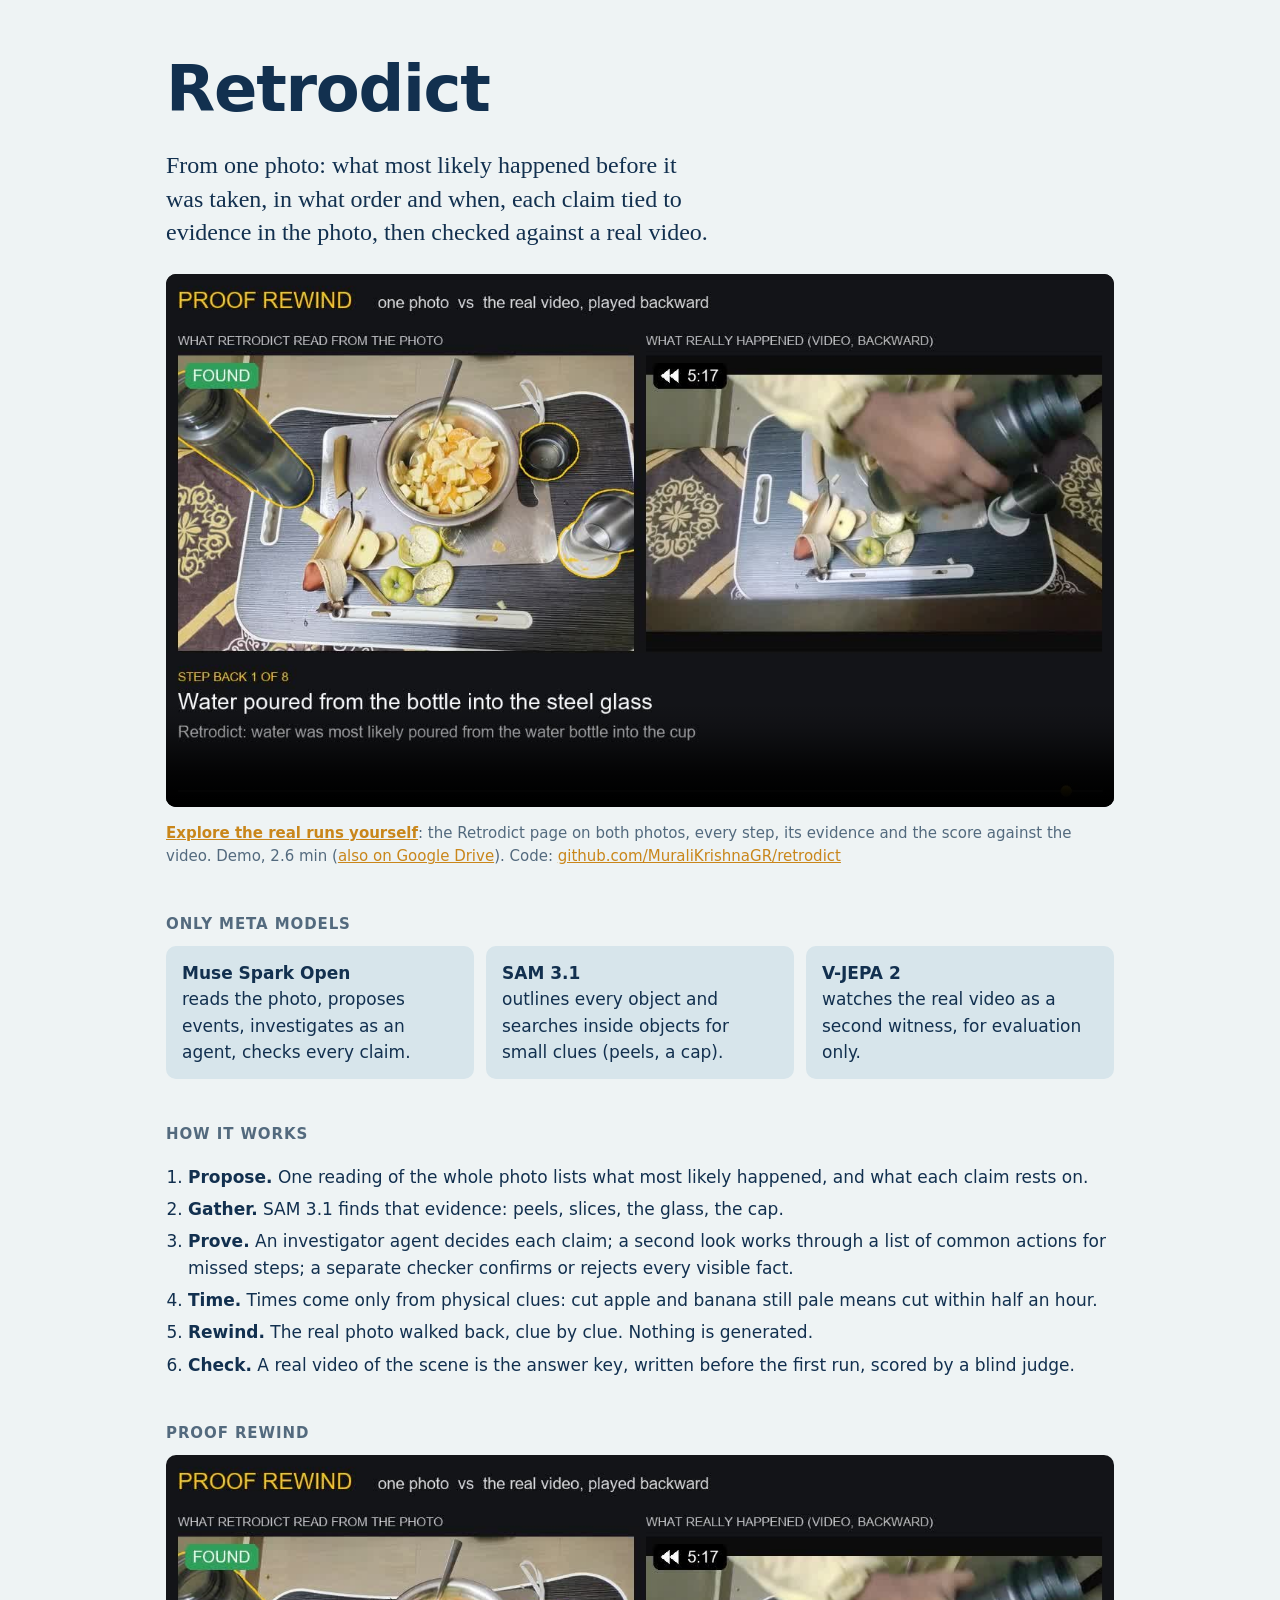
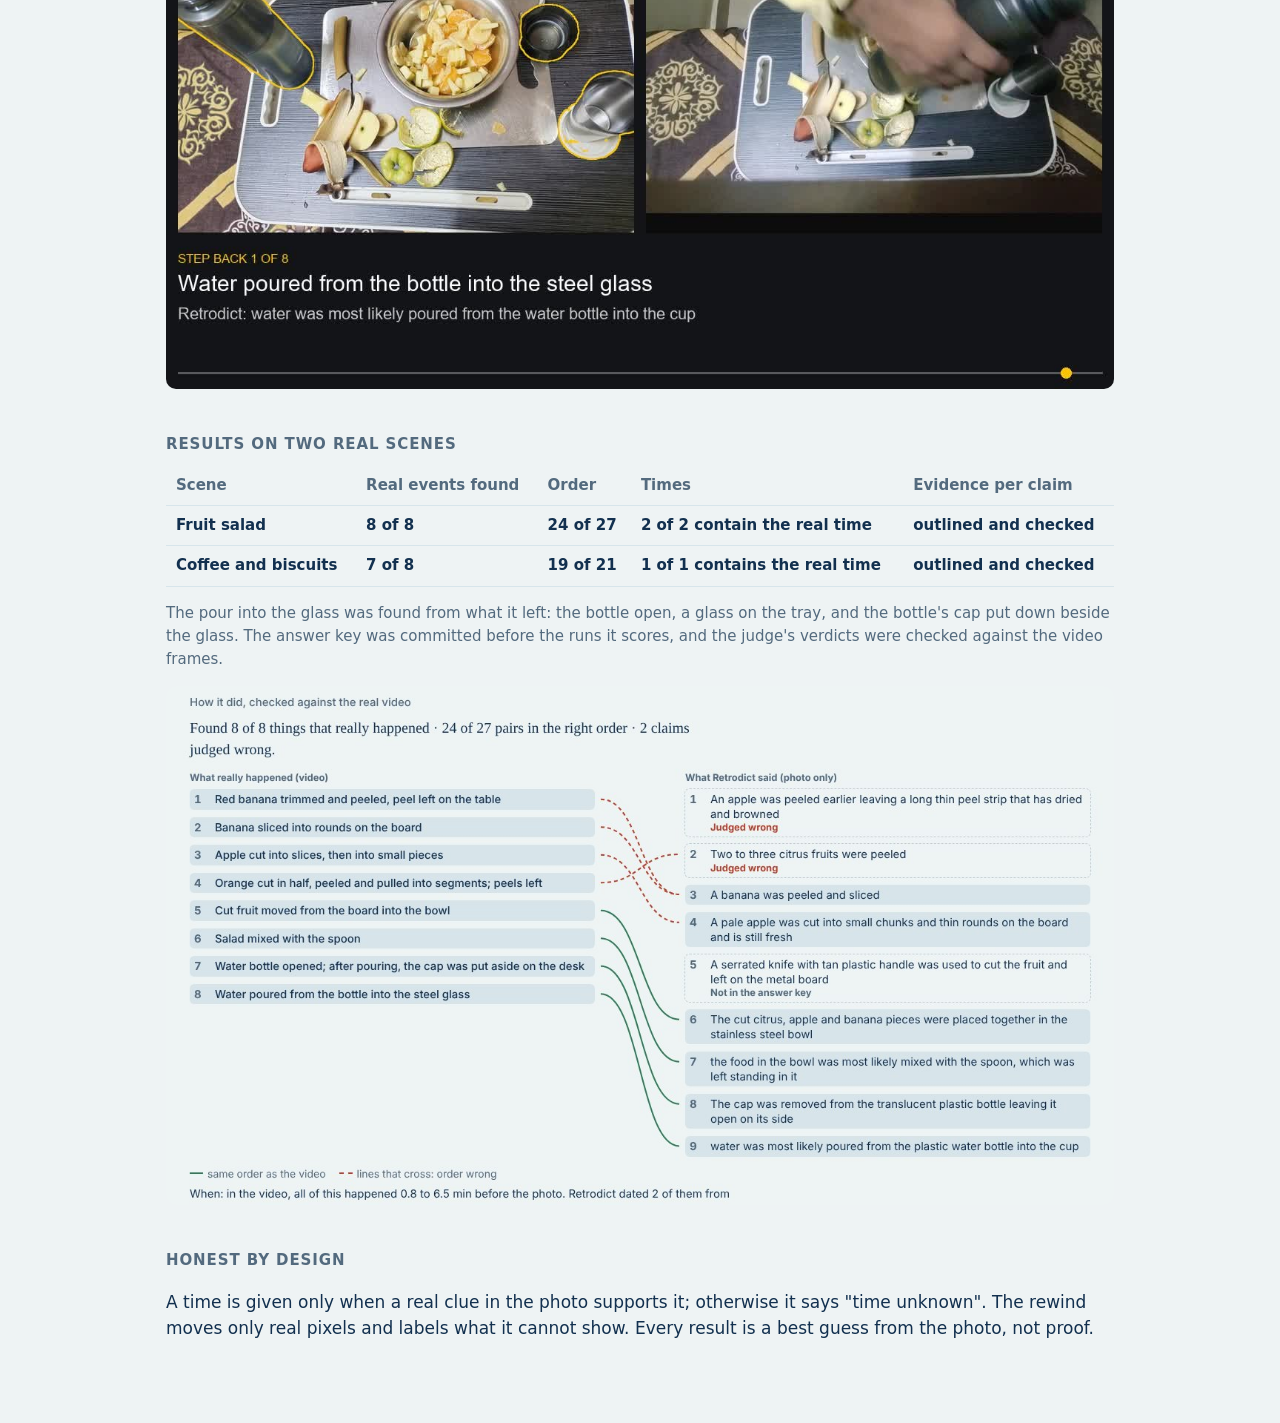
<file: docs/index.html>
<!doctype html>
<html lang="en">
<head>
<meta charset="utf-8">
<meta name="viewport" content="width=device-width, initial-scale=1">
<title>Retrodict</title>
<meta name="description" content="From one photo: what most likely happened before it was taken, proved against a real video.">
<style>
  :root { --paper: #eef3f4; --wash: #d7e5eb; --ink: #12304f; --muted: #536a7e; --accent: #c9861a; --ok: #2e7a57; --no: #b3412e; }
  @media (prefers-color-scheme: dark) {
    :root:not([data-theme="light"]) { --paper: #0e1b29; --wash: #17293b; --ink: #e2ecf1; --muted: #93a9ba; --accent: #e0a03a; --ok: #5fb28b; --no: #e27a66; }
  }
  * { box-sizing: border-box; }
  body { margin: 0; background: var(--paper); color: var(--ink); font: 400 17px/1.55 system-ui, -apple-system, "Segoe UI", sans-serif; }
  main { max-width: 980px; margin: 0 auto; padding: 40px 16px 64px; }
  h1 { font-size: clamp(40px, 7vw, 64px); margin: 0; letter-spacing: -0.02em; }
  .lede { font: 400 clamp(19px, 2.6vw, 24px)/1.4 Georgia, "Times New Roman", serif; max-width: 46ch; margin: 10px 0 24px; }
  video, img { width: 100%; border-radius: 10px; background: #000; display: block; }
  h2 { font-size: 15px; text-transform: uppercase; letter-spacing: .06em; color: var(--muted); margin: 44px 0 10px; }
  table { width: 100%; border-collapse: collapse; font-size: 15px; }
  th, td { text-align: left; padding: 8px 10px; border-bottom: 1px solid var(--wash); vertical-align: top; }
  th { color: var(--muted); font-weight: 600; }
  tr.us td { font-weight: 600; }
  .scroll { overflow-x: auto; }
  .models { display: grid; grid-template-columns: repeat(auto-fit, minmax(240px, 1fr)); gap: 12px; }
  .models div { background: var(--wash); border-radius: 10px; padding: 14px 16px; }
  .models b { display: block; }
  .note { color: var(--muted); font-size: 15px; }
  a { color: var(--accent); }
  ol { padding-left: 22px; } li { margin-bottom: 6px; }
</style>
</head>
<body>
<main>
  <h1>Retrodict</h1>
  <p class="lede">From one photo: what most likely happened before it was taken, in what order and when, each claim tied to evidence in the photo, then checked against a real video.</p>
  <video src="retrodict_demo.mp4" controls playsinline preload="metadata" poster="media/proof_rewind.jpg"></video>
  <p class="note"><b><a href="live/">Explore the real runs yourself</a></b>: the Retrodict page on both photos, every step, its evidence and the score against the video. Demo, 2.6 min (<a href="https://drive.google.com/file/d/1ZWeBMD9DjBfpTFAiSsDgVgOrVILTc-Ac/view?usp=sharing">also on Google Drive</a>). Code: <a href="https://github.com/MuraliKrishnaGR/retrodict">github.com/MuraliKrishnaGR/retrodict</a></p>

  <h2>Only Meta models</h2>
  <div class="models">
    <div><b>Muse Spark Open</b>reads the photo, proposes events, investigates as an agent, checks every claim.</div>
    <div><b>SAM 3.1</b>outlines every object and searches inside objects for small clues (peels, a cap).</div>
    <div><b>V-JEPA 2</b>watches the real video as a second witness, for evaluation only.</div>
  </div>

  <h2>How it works</h2>
  <ol>
    <li><b>Propose.</b> One reading of the whole photo lists what most likely happened, and what each claim rests on.</li>
    <li><b>Gather.</b> SAM 3.1 finds that evidence: peels, slices, the glass, the cap.</li>
    <li><b>Prove.</b> An investigator agent decides each claim; a second look works through a list of common actions for missed steps; a separate checker confirms or rejects every visible fact.</li>
    <li><b>Time.</b> Times come only from physical clues: cut apple and banana still pale means cut within half an hour.</li>
    <li><b>Rewind.</b> The real photo walked back, clue by clue. Nothing is generated.</li>
    <li><b>Check.</b> A real video of the scene is the answer key, written before the first run, scored by a blind judge.</li>
  </ol>

  <h2>Proof rewind</h2>
  <img src="media/proof_rewind.jpg" alt="Left: the photo with the glass, the cap and the bottle Retrodict cited for the pour. Right: the real video of the water being poured, played backward.">

  <h2>Results on two real scenes</h2>
  <div class="scroll"><table>
    <tr><th>Scene</th><th>Real events found</th><th>Order</th><th>Times</th><th>Evidence per claim</th></tr>
    <tr class="us"><td>Fruit salad</td><td>8 of 8</td><td>24 of 27</td><td>2 of 2 contain the real time</td><td>outlined and checked</td></tr>
    <tr class="us"><td>Coffee and biscuits</td><td>7 of 8</td><td>19 of 21</td><td>1 of 1 contains the real time</td><td>outlined and checked</td></tr>
  </table></div>
  <p class="note">The pour into the glass was found from what it left: the bottle open, a glass on the tray, and the bottle's cap put down beside the glass. The answer key was committed before the runs it scores, and the judge's verdicts were checked against the video frames.</p>
  <img src="media/how_it_did.jpg" alt="The real order of events from the video on the left, Retrodict's order on the right, joined by lines.">

  <h2>Honest by design</h2>
  <p>A time is given only when a real clue in the photo supports it; otherwise it says "time unknown". The rewind moves only real pixels and labels what it cannot show. Every result is a best guess from the photo, not proof.</p>
</main>
</body>
</html>
</file>
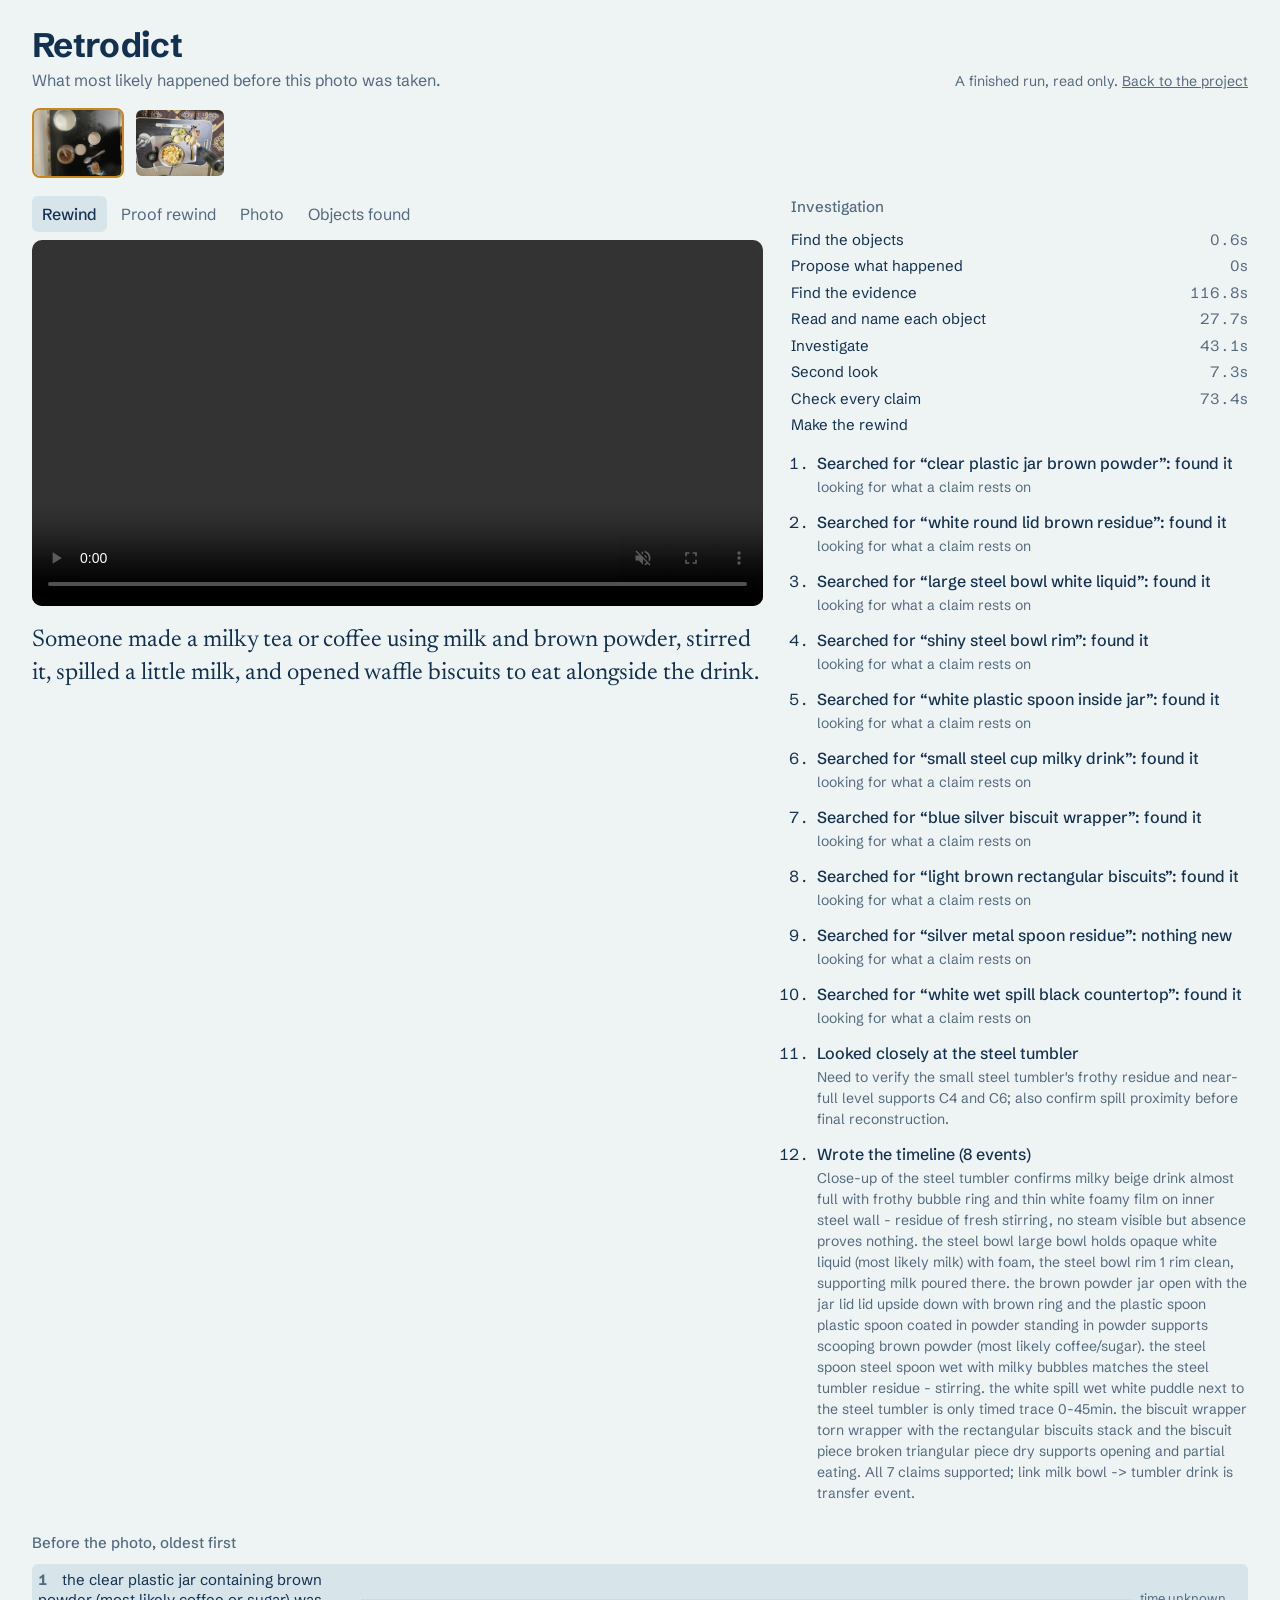
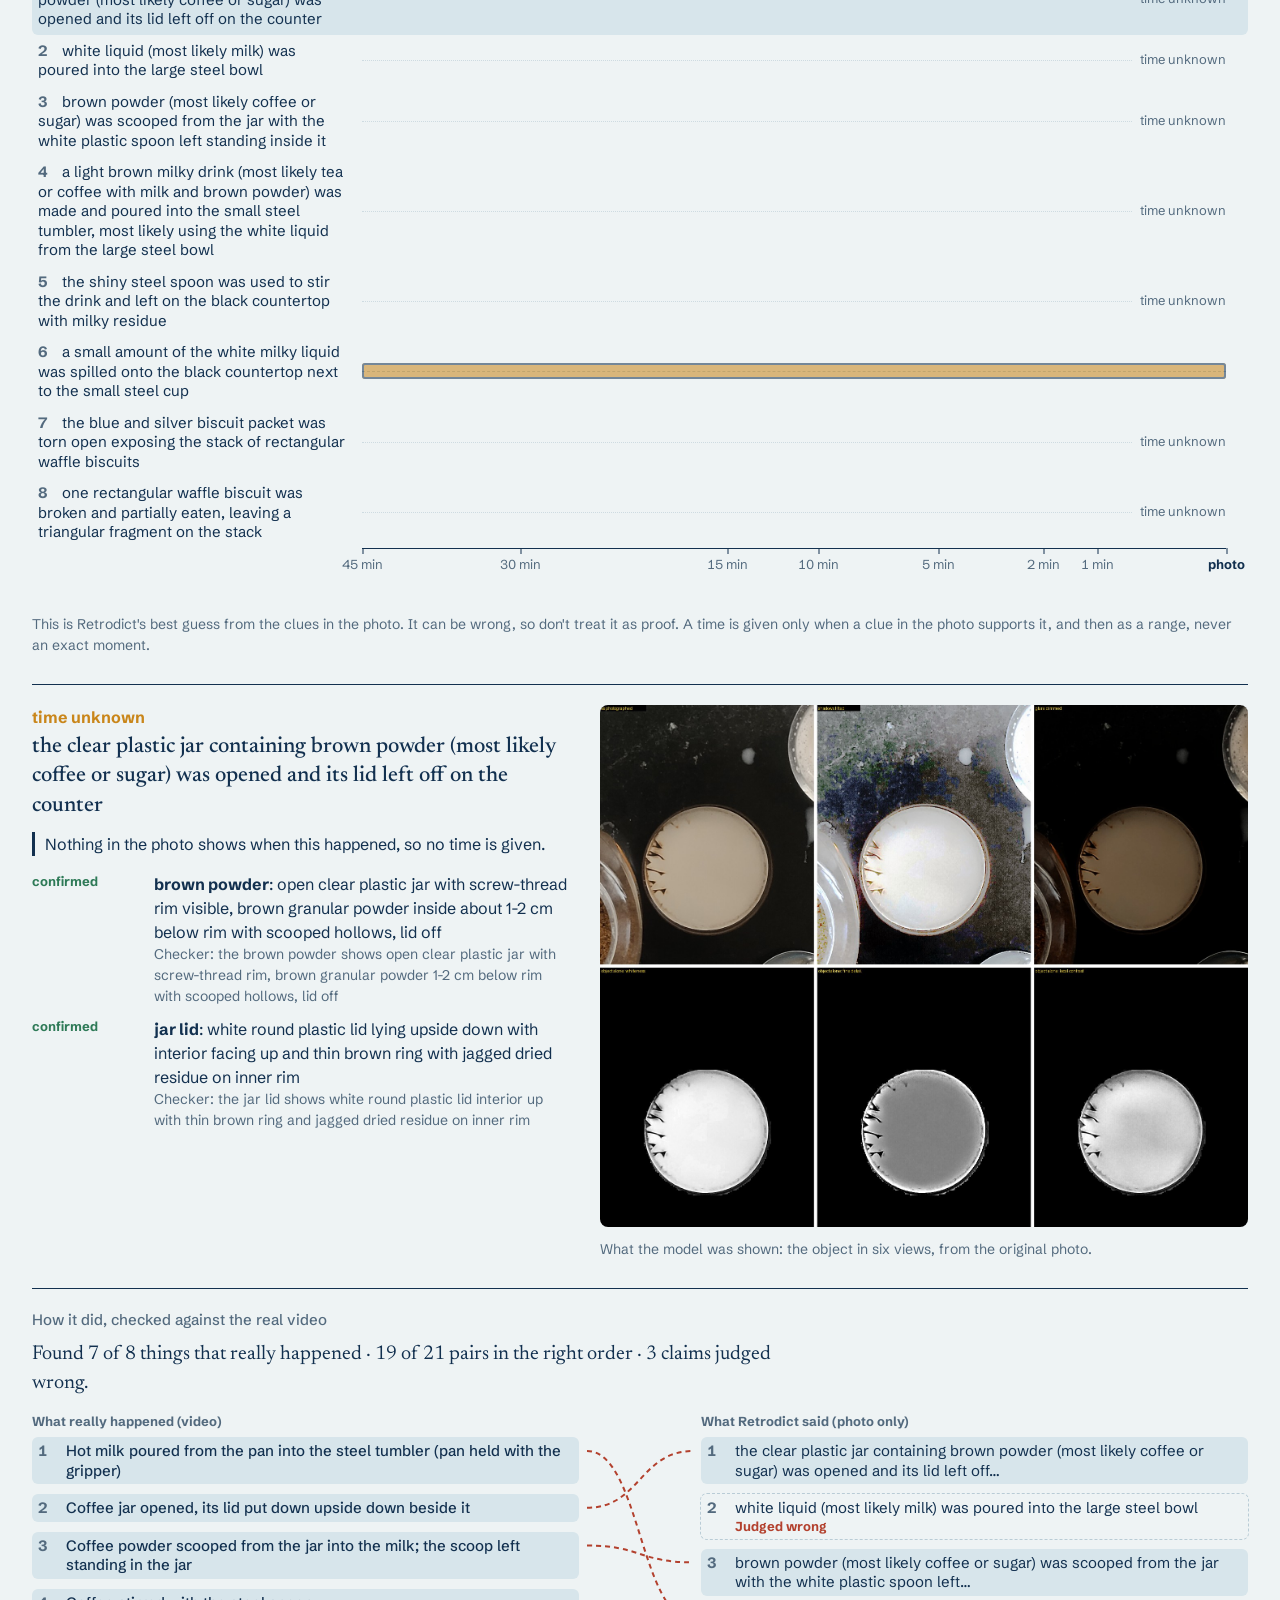
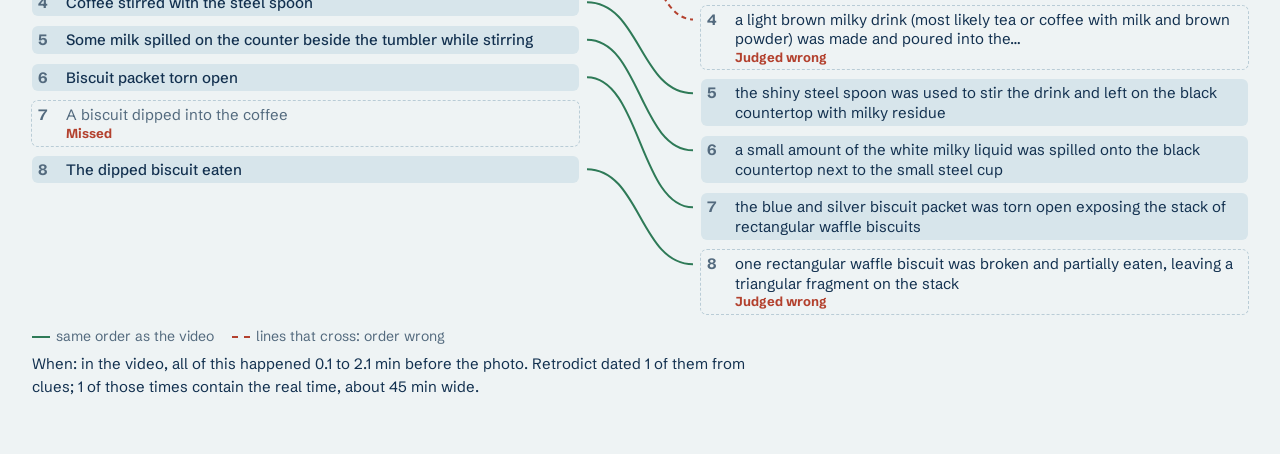
<file: docs/live/index.html>
<!doctype html>
<html data-static="1" lang="en">
<head>
<meta charset="utf-8">
<meta name="viewport" content="width=device-width, initial-scale=1">
<title>Retrodict</title>
<meta name="description" content="From one photo, what most likely happened before it was taken.">
<link rel="preconnect" href="https://fonts.googleapis.com">
<link rel="preconnect" href="https://fonts.gstatic.com" crossorigin>
<link href="https://fonts.googleapis.com/css2?family=Schibsted+Grotesk:wght@400;500;700&family=Newsreader:opsz,wght@6..72,400;6..72,500&display=swap" rel="stylesheet">
<link rel="stylesheet" href="static/style.css">
</head>
<body>
<header class="top">
  <div class="brand">
    <h1>Retrodict</h1>
    <p>What most likely happened before this photo was taken.</p>
  </div>
  <div class="actions"><p class="static-note">A finished run, read only. <a href="../">Back to the project</a></p></div>
</header>

<nav class="runs" aria-label="Earlier photos">
  <div id="runs" class="strip"></div>
</nav>

<main id="main">
  <section class="empty" id="empty">
    <p>Choose or take a photo of a table, a counter or a desk. Retrodict finds the objects, reads the traces
      they carry (steam, crumbs, a torn wrapper, a lowered drink) and works backward to what happened, with a
      time range for each step and the evidence behind it.</p>
  </section>

  <section class="stage" id="stage" hidden>
    <div class="media">
      <div class="tabs" role="tablist">
        <button role="tab" data-view="rewind" aria-selected="true">Rewind</button>
        <button role="tab" data-view="proof" aria-selected="false" hidden>Proof rewind</button>
        <button role="tab" data-view="photo" aria-selected="false">Photo</button>
        <button role="tab" data-view="objects" aria-selected="false">Objects found</button>
      </div>
      <figure class="frame">
        <img id="photo" alt="The photo being reconstructed">
        <video id="rewind" controls muted playsinline loop hidden></video>
        <figcaption id="note"></figcaption>
      </figure>
      <p class="story" id="summary"></p>
    </div>

    <aside class="log" aria-live="polite">
      <h2>Investigation</h2>
      <ol id="steps" class="steps"></ol>
      <ol id="moves" class="moves"></ol>
    </aside>

    <section class="ruler-wrap">
      <h2>Before the photo, oldest first</h2>
      <div class="ruler" id="ruler"></div>
      <p class="caveat">This is Retrodict's best guess from the clues in the photo. It can be wrong, so don't treat
        it as proof. A time is given only when a clue in the photo supports it, and then as a range, never an exact moment.</p>
    </section>

    <section class="detail" id="detail" hidden>
      <div class="detail-text">
        <p class="when" id="d-when"></p>
        <h3 id="d-desc"></h3>
        <p class="physics" id="d-physics" hidden></p>
        <ul class="evidence" id="d-evidence"></ul>
        <ul class="alts" id="d-alts"></ul>
      </div>
      <figure class="views">
        <img id="d-views" alt="Close-up of the object in six views">
        <figcaption>What the model was shown: the object in six views, from the original photo.</figcaption>
      </figure>
    </section>

    <section class="check" id="check" hidden>
      <h2>How it did, checked against the real video</h2>
      <p class="c-scene" id="c-scene"></p>
      <p class="c-sum" id="c-sum"></p>
      <div class="order" id="c-order"></div>
      <p class="c-legend"><span class="lg"><span class="sw right"></span>same order as the video</span>
        <span class="lg"><span class="sw wrong"></span>lines that cross: order wrong</span></p>
      <p class="c-when" id="c-when"></p>
      <ul class="c-extra" id="c-extra"></ul>
    </section>
  </section>
</main>
<script src="static/app.js"></script>
</body>
</html>
</file>
<file: docs/live/static/style.css>
/* Cyanotype: the oldest way of developing a picture from light, in Prussian blue on paper.
   The one loud element is the time ruler; everything else stays quiet. */
:root {
  --paper: #eef3f4;
  --wash: #d7e5eb;
  --ink: #12304f;
  --muted: #536a7e;
  --range: #c9861a;
  --ok: #2e7a57;
  --warn: #a8761c;
  --no: #b3412e;
  --line: #b9ccd6;
  --sans: "Schibsted Grotesk", system-ui, -apple-system, "Segoe UI", sans-serif;
  --serif: "Newsreader", Georgia, "Times New Roman", serif;
}
@media (prefers-color-scheme: dark) {
  :root:not([data-theme="light"]) {
    --paper: #0e1b29; --wash: #17293b; --ink: #e2ecf1; --muted: #93a9ba;
    --range: #e0a03a; --ok: #5fb28b; --warn: #d6a24a; --no: #e27a66; --line: #2a4258;
  }
}
:root[data-theme="dark"] {
  --paper: #0e1b29; --wash: #17293b; --ink: #e2ecf1; --muted: #93a9ba;
  --range: #e0a03a; --ok: #5fb28b; --warn: #d6a24a; --no: #e27a66; --line: #2a4258;
}

* { box-sizing: border-box; }
[hidden] { display: none !important; }
body { margin: 0; background: var(--paper); color: var(--ink); font: 400 16px/1.5 var(--sans); }
h1, h2, h3 { margin: 0; font-weight: 700; }
button, .btn { font: inherit; }
:focus-visible { outline: 3px solid var(--range); outline-offset: 2px; }

.top { display: flex; align-items: end; justify-content: space-between; gap: 16px; flex-wrap: wrap;
       padding: 28px 32px 16px; }
.brand h1 { font-size: 34px; letter-spacing: -0.02em; line-height: 1; }
.brand p { margin: 6px 0 0; color: var(--muted); }
.actions { display: flex; gap: 10px; }
.static-note { margin: 0; color: var(--muted); font-size: 14px; }
.static-note a { color: inherit; }
.btn { display: inline-block; padding: 10px 16px; border: 1.5px solid var(--ink); border-radius: 999px;
       cursor: pointer; background: transparent; color: var(--ink); }
.btn.primary { background: var(--ink); color: var(--paper); }
.btn:hover { background: var(--wash); color: var(--ink); }

.runs { padding: 0 32px 12px; }
.strip { display: flex; gap: 10px; overflow-x: auto; padding-bottom: 6px; }
.strip button { flex: 0 0 auto; width: 92px; padding: 0; border: 2px solid transparent; border-radius: 8px;
                background: none; cursor: pointer; }
.strip button[aria-current="true"] { border-color: var(--range); }
.strip img { display: block; width: 100%; aspect-ratio: 4 / 3; object-fit: cover; border-radius: 6px; }

main { padding: 0 32px 48px; }
.empty p { max-width: 62ch; font: 400 22px/1.45 var(--serif); }

.stage { display: grid; grid-template-columns: minmax(0, 1.6fr) minmax(260px, 1fr); gap: 28px;
         grid-template-areas: "media log" "ruler ruler" "detail detail" "check check"; }
.media { grid-area: media; }
.log { grid-area: log; }
.ruler-wrap { grid-area: ruler; }
.detail { grid-area: detail; }
.check { grid-area: check; }

.tabs { display: flex; gap: 4px; margin-bottom: 8px; }
.tabs button { border: 0; background: none; color: var(--muted); padding: 6px 10px; border-radius: 6px;
               cursor: pointer; }
.tabs button[aria-selected="true"] { background: var(--wash); color: var(--ink); font-weight: 500; }
.frame { margin: 0; }
.frame img, .frame video { display: block; width: 100%; border-radius: 10px; background: var(--wash); }
.frame figcaption { color: var(--warn); font-size: 14px; margin-top: 6px; }
.story { font: 400 24px/1.4 var(--serif); margin: 18px 0 0; max-width: 60ch; }

.log h2, .ruler-wrap h2 { font-size: 15px; color: var(--muted); font-weight: 500; margin-bottom: 10px; }
.steps { list-style: none; padding: 0; margin: 0 0 14px; display: grid; gap: 4px; }
.steps li { display: flex; justify-content: space-between; gap: 8px; font-size: 15px; color: var(--muted); }
.steps li.running { color: var(--ink); }
.steps li.running::after { content: "working"; color: var(--range); }
.steps li.done { color: var(--ink); }
.steps li .t { color: var(--muted); font-variant-numeric: tabular-nums; }
.moves { padding-left: 22px; margin: 0; display: grid; gap: 12px; }
.moves li { padding-left: 4px; }
.moves .what { font-weight: 500; }
.moves .why { color: var(--muted); font-size: 14px; margin-top: 2px; }

/* The time ruler: now on the right, the past to the left, each event an honest range. */
.ruler { position: relative; padding: 0 0 34px; }
.row { display: grid; grid-template-columns: minmax(140px, 26%) 1fr; gap: 14px; align-items: center;
       padding: 6px 0; border: 0; background: none; color: inherit; width: 100%; text-align: left;
       cursor: pointer; font: inherit; border-radius: 6px; }
.row:hover, .row[aria-pressed="true"] { background: var(--wash); }
.row .label { font-size: 15px; line-height: 1.3; padding-left: 6px; }
.track { position: relative; height: 22px; margin-right: 22px; }   /* lines up with the axis */
.track::before { content: ""; position: absolute; left: 0; right: 0; top: 50%; border-top: 1px dashed var(--line); }
.band { position: absolute; top: 3px; height: 16px; border-radius: 3px; background: var(--range); opacity: .9; }
.band.partly { opacity: .55; }
.band.contested { background: repeating-linear-gradient(135deg, var(--no) 0 6px, transparent 6px 10px);
                  outline: 1.5px solid var(--no); }
.band.estimate { background: transparent; box-shadow: inset 0 0 0 2px var(--range); opacity: .8; }
.band.clocked { box-shadow: inset 0 0 0 2px var(--ink); }
.axis { position: relative; margin: 0 22px 0 calc(26% + 14px); height: 28px; border-top: 1.5px solid var(--ink); }
.tick { position: absolute; top: 0; transform: translateX(-50%); font-size: 13px; color: var(--muted);
        padding-top: 6px; white-space: nowrap; font-variant-numeric: tabular-nums; }
.tick::before { content: ""; position: absolute; left: 50%; top: -1px; height: 6px; border-left: 1.5px solid var(--ink); }
.tick.now { color: var(--ink); font-weight: 700; }
.caveat { color: var(--muted); font-size: 14px; margin: 4px 0 0; }

.detail { display: grid; grid-template-columns: minmax(0, 1fr) minmax(0, 1.2fr); gap: 28px;
          border-top: 1.5px solid var(--ink); padding-top: 20px; }
.when { color: var(--range); font-weight: 700; margin: 0 0 4px; }
.detail h3 { font: 500 22px/1.35 var(--serif); }
.physics { margin: 10px 0 0; padding-left: 10px; border-left: 3px solid var(--ink); }
.evidence { list-style: none; padding: 0; margin: 16px 0 0; display: grid; gap: 10px; }
.evidence li { display: grid; grid-template-columns: 112px 1fr; gap: 10px; }
.verdict { font-size: 13px; font-weight: 700; }
.verdict.yes { color: var(--ok); } .verdict.partly, .verdict.unclear { color: var(--warn); } .verdict.no { color: var(--no); }
.evidence .note { color: var(--muted); font-size: 14px; }
.alts { color: var(--muted); padding-left: 18px; margin: 14px 0 0; }
.alts li::marker { content: "or  "; }
.views { margin: 0; }
.views img { width: 100%; border-radius: 8px; background: var(--wash); }
.views figcaption { color: var(--muted); font-size: 14px; margin-top: 6px; }
.error { color: var(--no); font-weight: 500; }

/* Steps with no clue to their time: in order only, no invented band. */
.num { display: inline-block; min-width: 1.6em; font-weight: 700; color: var(--muted); font-variant-numeric: tabular-nums; }
.track.undated::before { border-top-style: dotted; opacity: .6; }
.unknown { position: absolute; right: 0; top: 1px; font-size: 13px; color: var(--muted); background: var(--paper); padding-left: 8px; }
.row:hover .unknown, .row[aria-pressed="true"] .unknown { background: var(--wash); }
.order-note { color: var(--muted); font-size: 14px; margin: 6px 0 0; }
.ruler.orderonly { padding-bottom: 0; }
.ruler.orderonly .row { grid-template-columns: 1fr auto; max-width: 900px; }
.chip { font-size: 13px; color: var(--muted); border: 1px solid var(--line); border-radius: 999px; padding: 1px 10px; white-space: nowrap; }

/* How it did: the real order from the video next to Retrodict's order, joined by lines. */
.check { border-top: 1.5px solid var(--ink); padding-top: 20px; }
.check h2 { font-size: 15px; color: var(--muted); font-weight: 500; margin-bottom: 6px; }
.c-scene { color: var(--warn); font-size: 14px; margin: 0 0 8px; }
.c-sum { font: 400 20px/1.45 var(--serif); margin: 0 0 14px; max-width: 70ch; }
.order { display: grid; grid-template-columns: minmax(0, 1fr) clamp(36px, 9vw, 110px) minmax(0, 1fr); column-gap: 6px; }
.col-head { font-size: 13px; font-weight: 700; color: var(--muted); padding-bottom: 6px; }
.order ol { list-style: none; margin: 0; padding: 0; display: grid; gap: 10px; align-content: start; }
.order li { display: flex; gap: 4px; font-size: 15px; line-height: 1.3; padding: 4px 6px; border-radius: 6px; background: var(--wash); }
.order li.missed, .order li.made-up { background: none; outline: 1.5px dashed var(--line); }
.order li.missed b { color: var(--muted); font-weight: 400; }
.order li b { font-weight: 500; }
.links { width: 100%; height: 100%; overflow: visible; }
.links path { fill: none; stroke-width: 2; }
.links path.right { stroke: var(--ok); }
.links path.wrong { stroke: var(--no); stroke-dasharray: 5 4; }
.status { display: block; font-size: 13px; font-weight: 700; }
.status.missed { color: var(--no); }
.status.other { color: var(--muted); }
.witness { display: block; font-size: 13px; color: var(--muted); }
.c-legend { color: var(--muted); font-size: 14px; display: flex; gap: 4px 8px; flex-wrap: wrap; margin: 12px 0 6px; }
.lg { display: inline-flex; gap: 6px; align-items: center; white-space: nowrap; margin-right: 10px; }
.sw { display: inline-block; width: 18px; height: 0; border-top: 2px solid; }
.sw.right { border-color: var(--ok); }
.sw.wrong { border-color: var(--no); border-top-style: dashed; }
.c-when { font-size: 15px; margin: 6px 0 0; max-width: 80ch; }
.c-extra { color: var(--muted); padding-left: 18px; margin: 8px 0 0; display: grid; gap: 6px; font-size: 15px; }

@media (max-width: 860px) {
  .top, .runs, main { padding-left: 16px; padding-right: 16px; }
  .stage { grid-template-columns: 1fr; grid-template-areas: "media" "log" "ruler" "detail" "check"; }
  .detail { grid-template-columns: 1fr; }
  .row { grid-template-columns: 1fr; gap: 4px; }
  .ruler.orderonly .row { grid-template-columns: 1fr; }
  .chip { justify-self: start; margin-left: 6px; }
  .axis { margin-left: 22px; }
  .track { margin-left: 22px; }
  .story { font-size: 20px; }
  .order li { font-size: 14px; flex-direction: column; gap: 0; }
}
@media (prefers-reduced-motion: no-preference) {
  .band { transition: width .4s ease, left .4s ease; }
}
</file>
